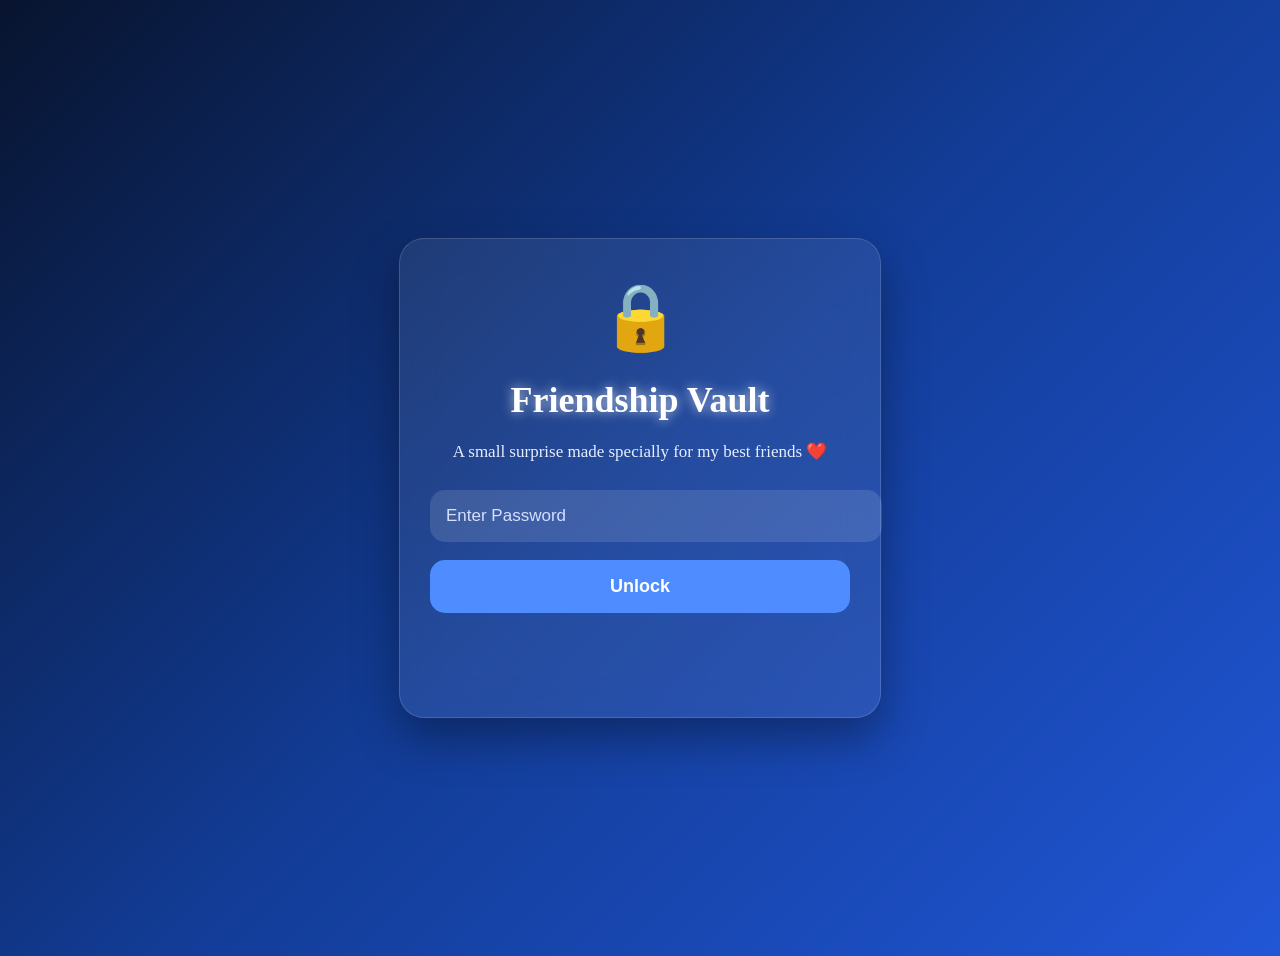
<file: index.html>
<!DOCTYPE html>
<html lang="en">

<head>

<meta charset="UTF-8">

<meta name="viewport" content="width=device-width, initial-scale=1.0">

<title>Friendship Vault</title>

<link rel="stylesheet" href="style.css">

<link href="https://fonts.googleapis.com/css2?family=Poppins:wght@300;400;600;700&display=swap" rel="stylesheet">

</head>
<div id="splash">

<h1>Friendship Vault</h1>

<p>Created by Rajveer ❤️</p>

</div>
<body>

<div class="container">

<div class="box">

<div class="lock">🔒</div>

<h1>Friendship Vault</h1>

<p>
A small surprise made specially
for my best friends ❤️
</p>

<input
type="password"
id="password"
placeholder="Enter Password">

<button onclick="unlock()">

Unlock

</button>

<p id="error"></p>

</div>

</div>

<script src="script.js"></script>

</body>

  </html>
</file>
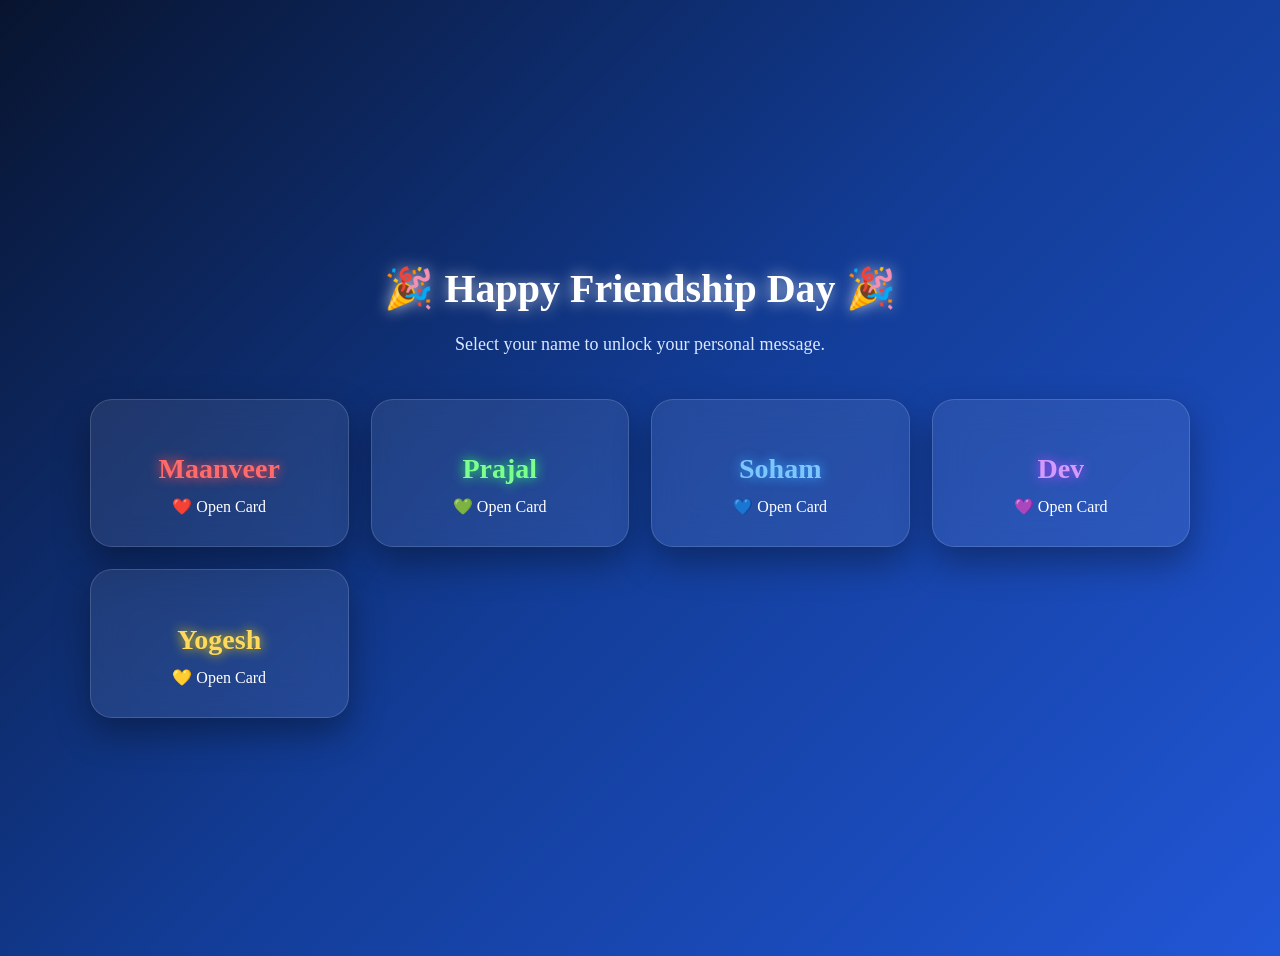
<file: choose.html>
<!DOCTYPE html>
<html lang="en">

<head>

<meta charset="UTF-8">
<meta name="viewport" content="width=device-width, initial-scale=1.0">

<title>Choose Your Card</title>

<link rel="stylesheet" href="style.css">

<link href="https://fonts.googleapis.com/css2?family=Poppins:wght@300;400;600;700&display=swap" rel="stylesheet">

</head>

<body>

<div class="choose-container">

<h1>🎉 Happy Friendship Day 🎉</h1>

<p>Select your name to unlock your personal message.</p>

<div class="cards">

<a href="maanveer.html" class="friend-card red">
<h2>Maanveer</h2>
<span>❤️ Open Card</span>
</a>

<a href="prajal.html" class="friend-card green">
<h2>Prajal</h2>
<span>💚 Open Card</span>
</a>

<a href="soham.html" class="friend-card blue">
<h2>Soham</h2>
<span>💙 Open Card</span>
</a>

<a href="dev.html" class="friend-card purple">
<h2>Dev</h2>
<span>💜 Open Card</span>
</a>

<a href="yogesh.html" class="friend-card gold">
<h2>Yogesh</h2>
<span>💛 Open Card</span>
</a>

</div>

</div>

</body>
</html>
</file>
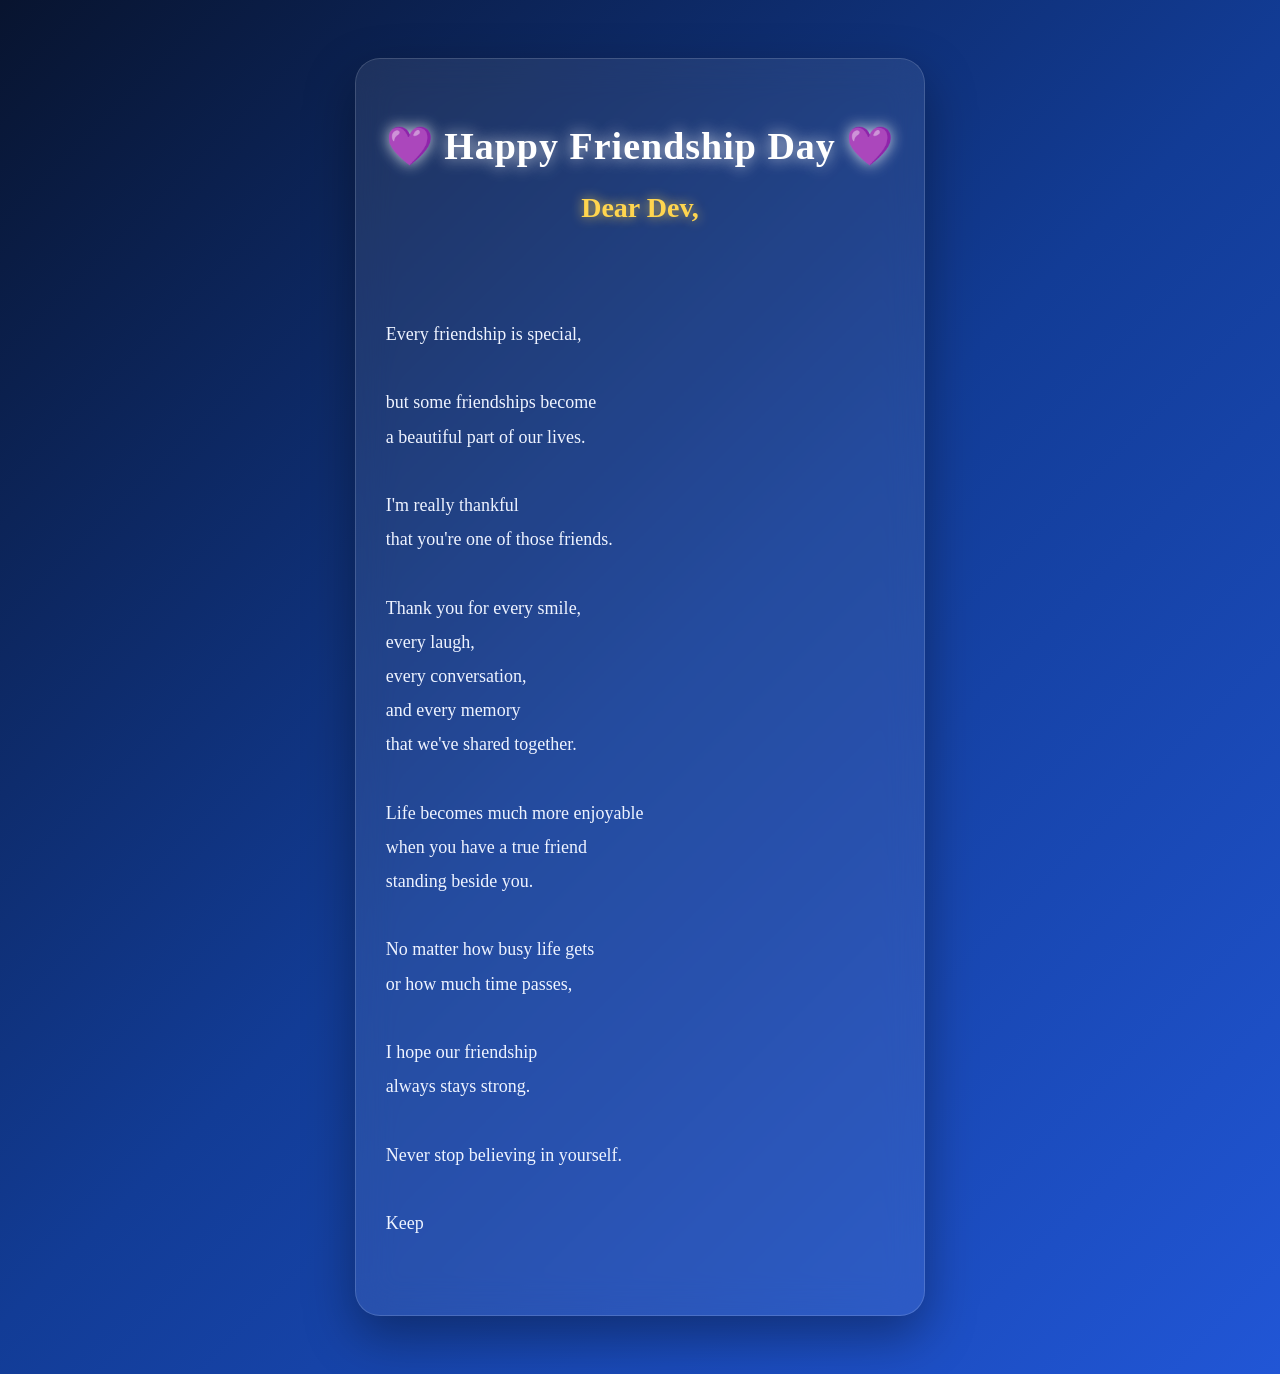
<file: dev.html>
<!DOCTYPE html>
<html lang="en">

<head>

<meta charset="UTF-8">
<meta name="viewport" content="width=device-width, initial-scale=1.0">

<title>For Dev 💜</title>

<link rel="stylesheet" href="style.css">

<link href="https://fonts.googleapis.com/css2?family=Poppins:wght@300;400;600;700&display=swap" rel="stylesheet">

</head>

<body>

<div class="message-container">

<div class="message-card">

<h1>💜 Happy Friendship Day 💜</h1>

<h2>Dear Dev,</h2>

<p>

Every friendship is special,

but some friendships become
a beautiful part of our lives.

I'm really thankful
that you're one of those friends.

Thank you for every smile,
every laugh,
every conversation,
and every memory
that we've shared together.

Life becomes much more enjoyable
when you have a true friend
standing beside you.

No matter how busy life gets
or how much time passes,

I hope our friendship
always stays strong.

Never stop believing in yourself.

Keep
</file>
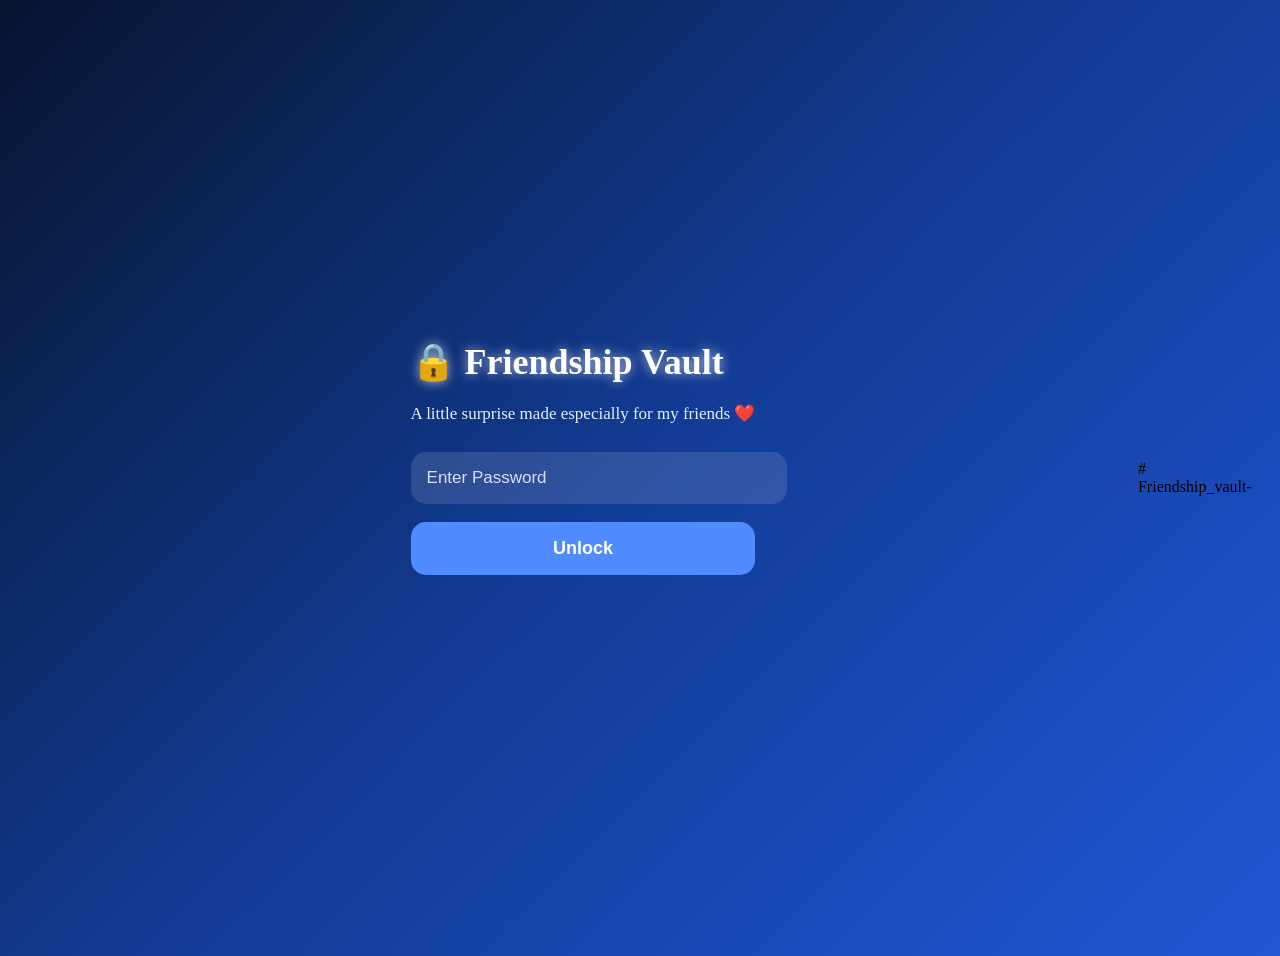
<file: index .html>
<!DOCTYPE html>
<html lang="en">

<head>

<meta charset="UTF-8">

<meta name="viewport" content="width=device-width, initial-scale=1.0">

<title>Friendship Vault</title>

<link rel="preconnect" href="https://fonts.googleapis.com">

<link rel="preconnect" href="https://fonts.gstatic.com" crossorigin>

<link href="https://fonts.googleapis.com/css2?family=Poppins:wght@300;400;500;600;700&display=swap" rel="stylesheet">

<link rel="stylesheet" href="style.css">

</head>

<body>

<div class="background"></div>

<div class="container">

<div class="glass-card">

<h1>🔒 Friendship Vault</h1>

<p class="subtitle">

A little surprise made especially for my friends ❤️

</p>

<input

type="password"

id="password"

placeholder="Enter Password"

autocomplete="off"

>

<button id="unlockBtn">

Unlock

</button>

<p id="error"></p>

</div>

</div>

<script src="script.js"></script>

</body>

  </html># Friendship_vault-
</file>
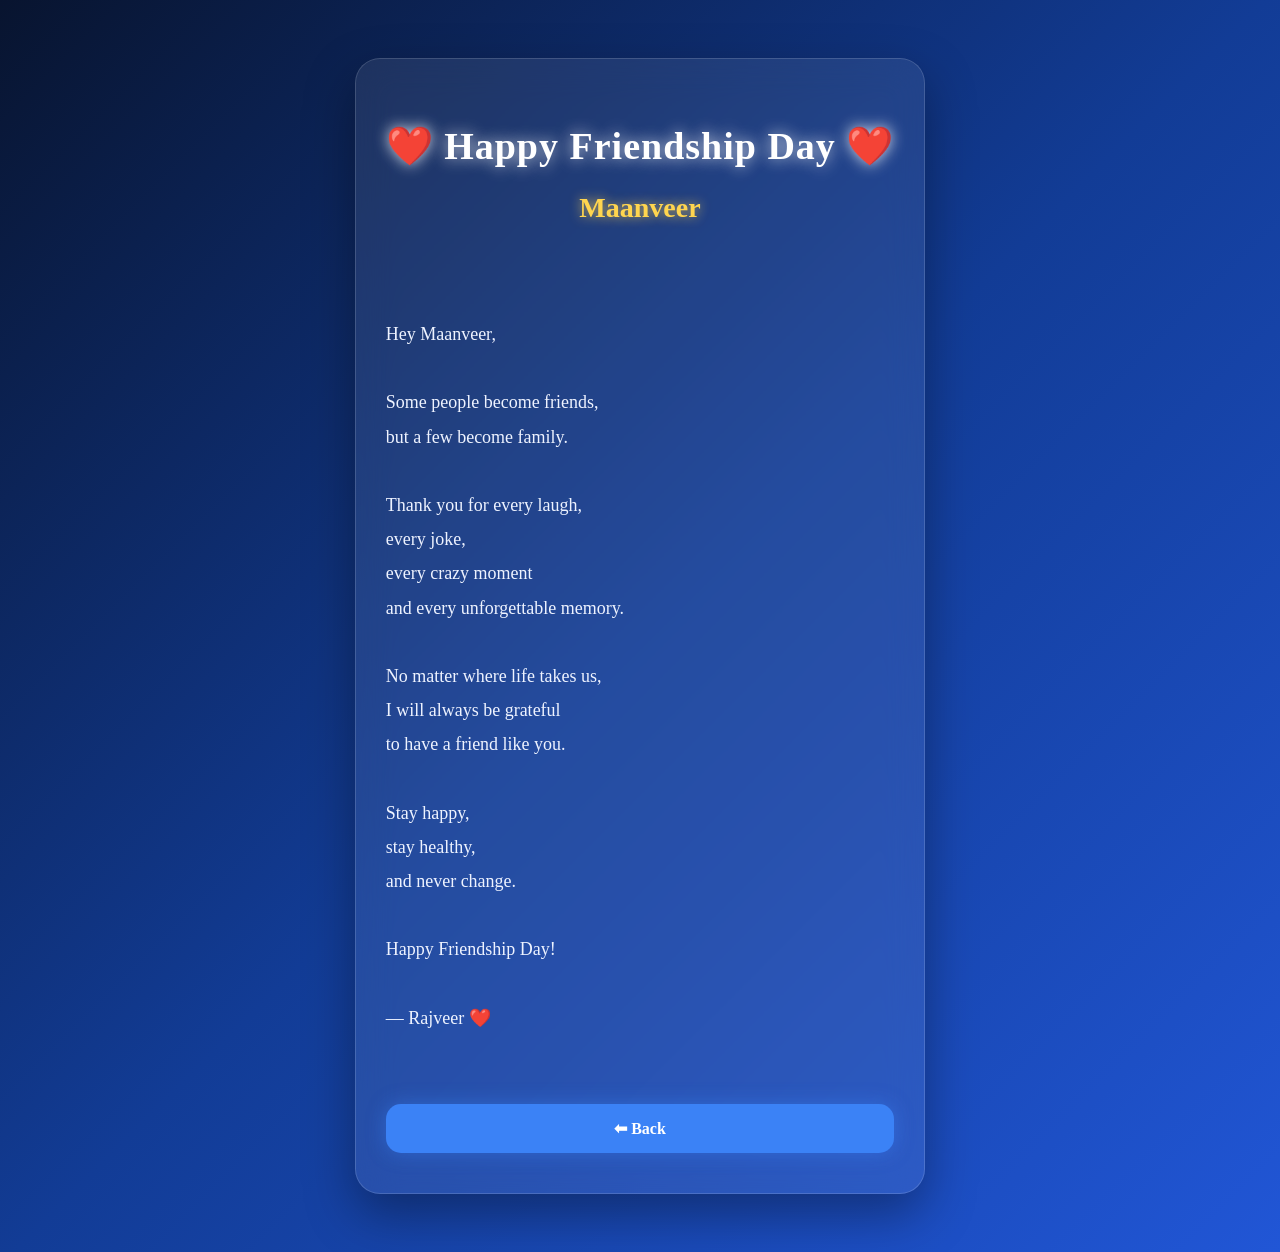
<file: maanveer.html>
<!DOCTYPE html>
<html lang="en">
<head>

<meta charset="UTF-8">
<meta name="viewport" content="width=device-width, initial-scale=1.0">

<title>Maanveer ❤️</title>

<link rel="stylesheet" href="style.css">

<link href="https://fonts.googleapis.com/css2?family=Poppins:wght@300;400;600;700&display=swap" rel="stylesheet">

</head>

<body>

<div class="message-container">

<div class="message-card">

<h1>❤️ Happy Friendship Day ❤️</h1>

<h2>Maanveer</h2>

<p>

Hey Maanveer,

Some people become friends,
but a few become family.

Thank you for every laugh,
every joke,
every crazy moment
and every unforgettable memory.

No matter where life takes us,
I will always be grateful
to have a friend like you.

Stay happy,
stay healthy,
and never change.

Happy Friendship Day!

— Rajveer ❤️

</p>

<a href="choose.html" class="back-button">
⬅ Back
</a>

</div>

</div>

</body>
</html>
</file>
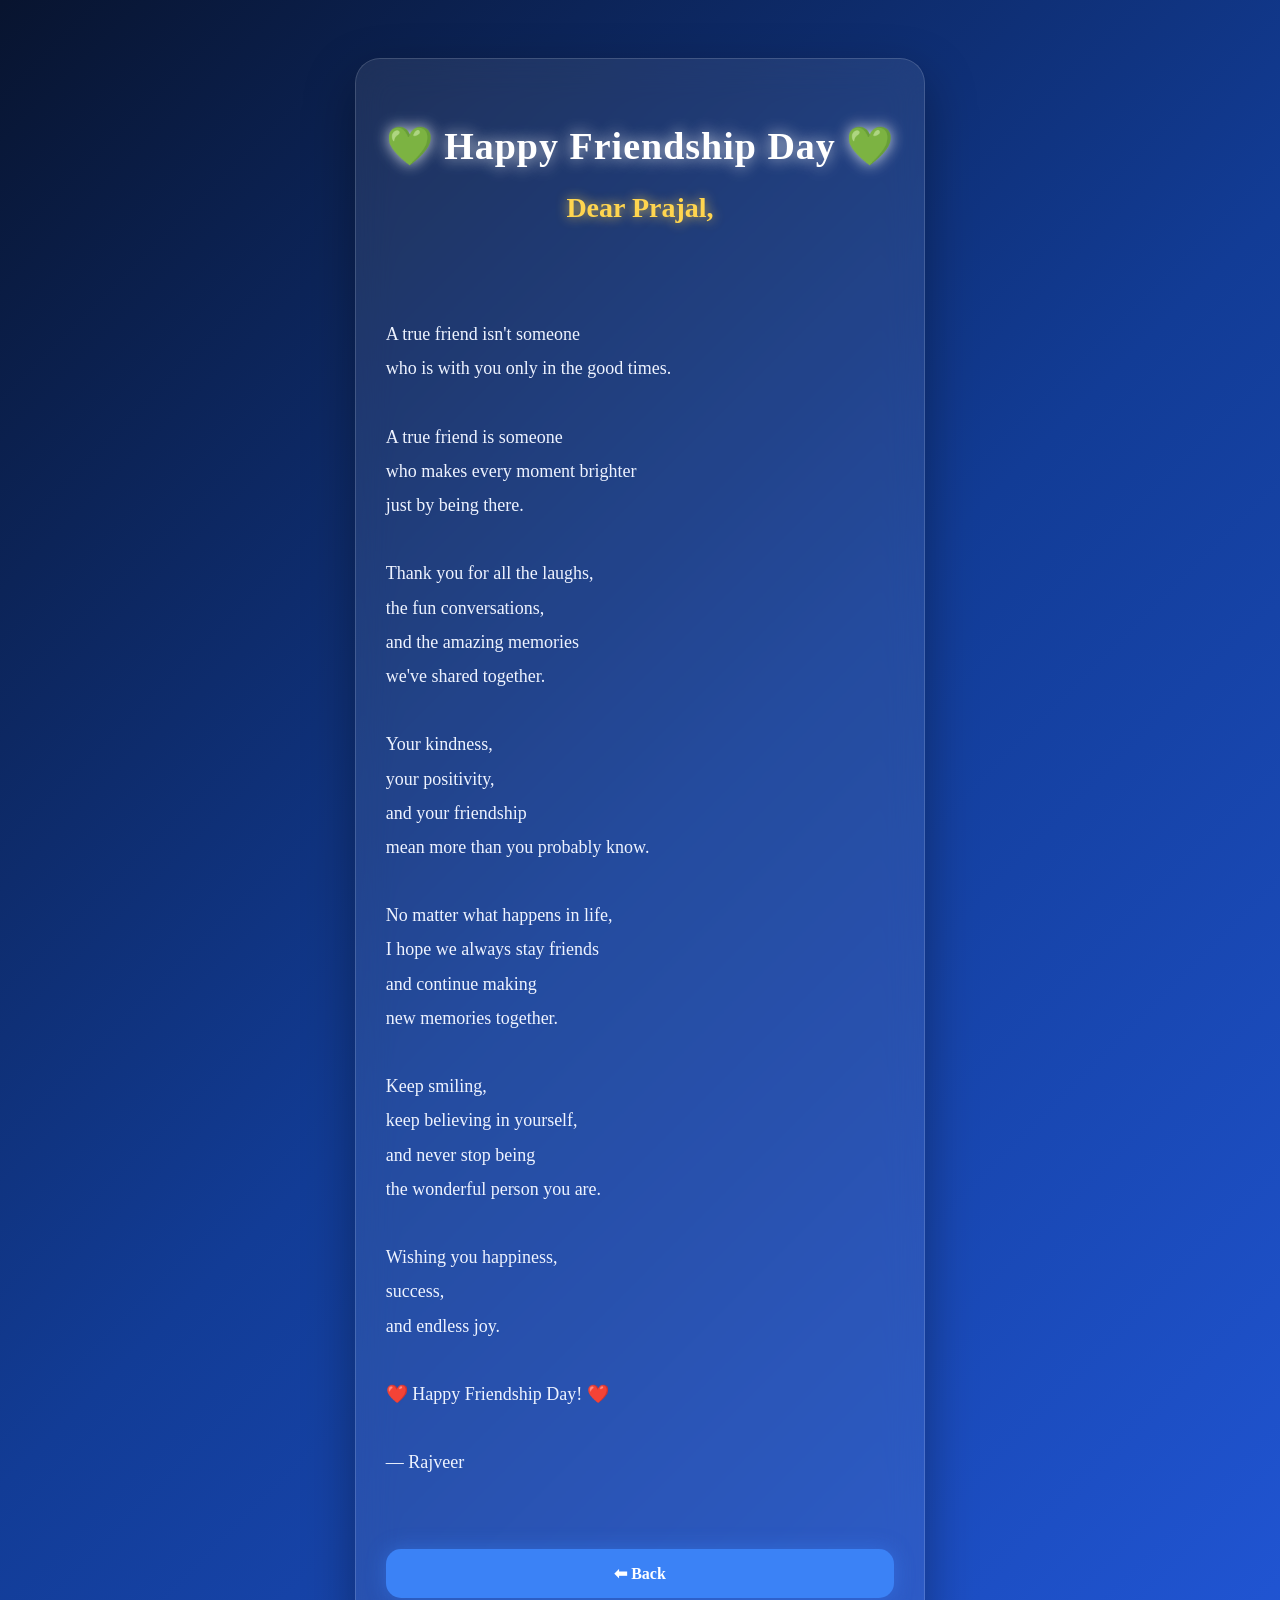
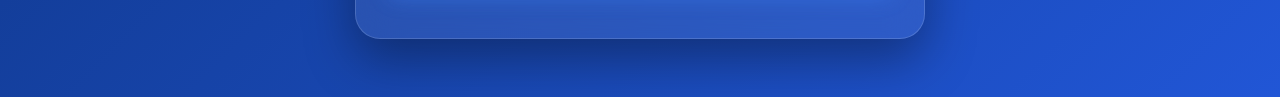
<file: prajal.html>
<!DOCTYPE html>
<html lang="en">

<head>

<meta charset="UTF-8">
<meta name="viewport" content="width=device-width, initial-scale=1.0">

<title>For Prajal 💚</title>

<link rel="stylesheet" href="style.css">

<link href="https://fonts.googleapis.com/css2?family=Poppins:wght@300;400;600;700&display=swap" rel="stylesheet">

</head>

<body>

<div class="message-container">

<div class="message-card">

<h1>💚 Happy Friendship Day 💚</h1>

<h2>Dear Prajal,</h2>

<p>

A true friend isn't someone
who is with you only in the good times.

A true friend is someone
who makes every moment brighter
just by being there.

Thank you for all the laughs,
the fun conversations,
and the amazing memories
we've shared together.

Your kindness,
your positivity,
and your friendship
mean more than you probably know.

No matter what happens in life,
I hope we always stay friends
and continue making
new memories together.

Keep smiling,
keep believing in yourself,
and never stop being
the wonderful person you are.

Wishing you happiness,
success,
and endless joy.

❤️ Happy Friendship Day! ❤️

— Rajveer

</p>

<a href="choose.html" class="back-button">

⬅ Back

</a>

</div>

</div>

</body>

  </html>
</file>
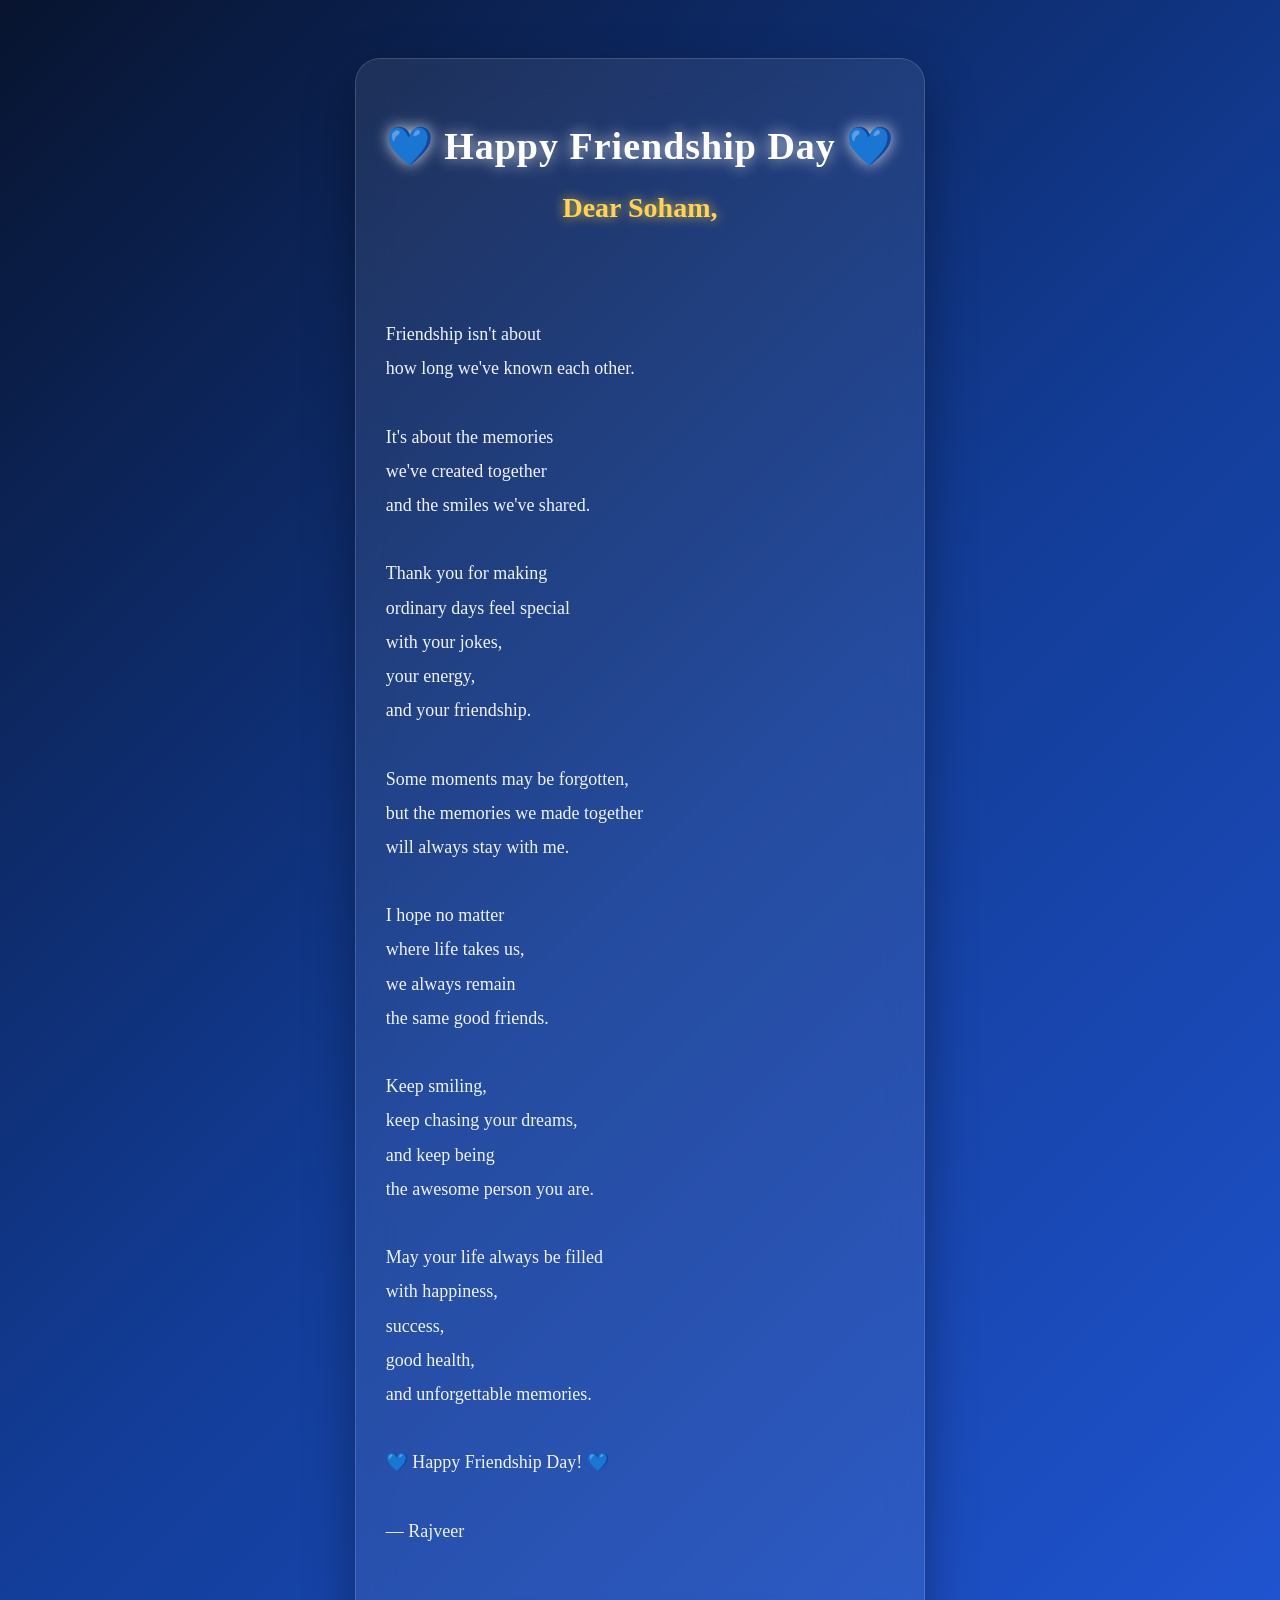
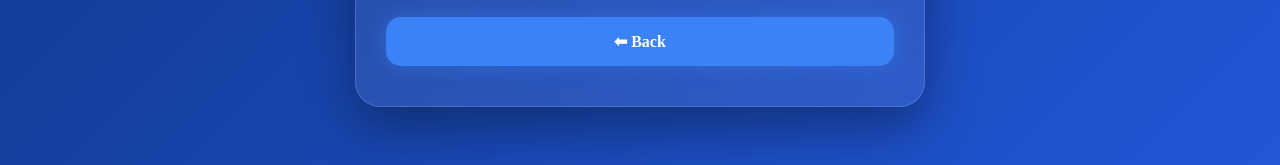
<file: soham.html>
<!DOCTYPE html>
<html lang="en">
<head>

<meta charset="UTF-8">
<meta name="viewport" content="width=device-width, initial-scale=1.0">

<title>For Soham 💙</title>

<link rel="stylesheet" href="style.css">

<link href="https://fonts.googleapis.com/css2?family=Poppins:wght@300;400;600;700&display=swap" rel="stylesheet">

</head>

<body>

<div class="message-container">

<div class="message-card">

<h1>💙 Happy Friendship Day 💙</h1>

<h2>Dear Soham,</h2>

<p>

Friendship isn't about
how long we've known each other.

It's about the memories
we've created together
and the smiles we've shared.

Thank you for making
ordinary days feel special
with your jokes,
your energy,
and your friendship.

Some moments may be forgotten,
but the memories we made together
will always stay with me.

I hope no matter
where life takes us,
we always remain
the same good friends.

Keep smiling,
keep chasing your dreams,
and keep being
the awesome person you are.

May your life always be filled
with happiness,
success,
good health,
and unforgettable memories.

💙 Happy Friendship Day! 💙

— Rajveer

</p>

<a href="choose.html" class="back-button">

⬅ Back

</a>

</div>

</div>

</body>

</html>
</file>
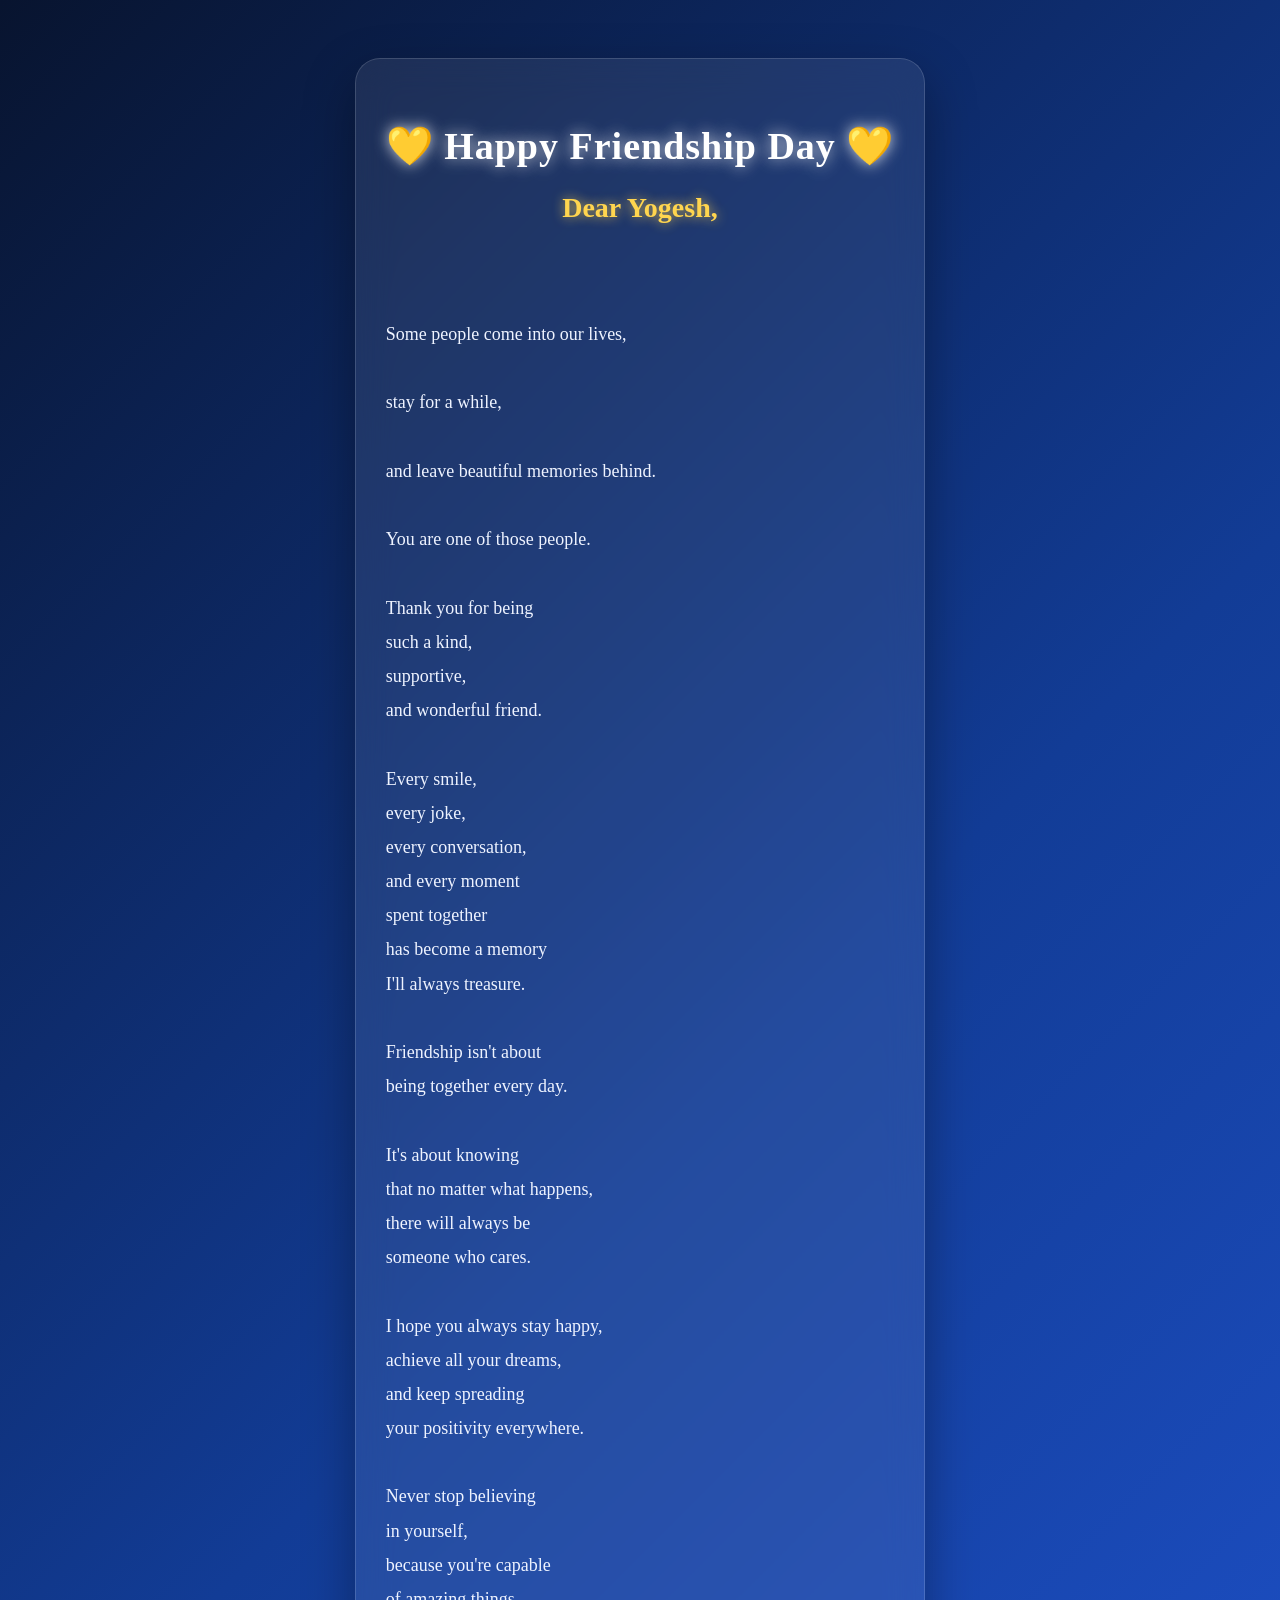
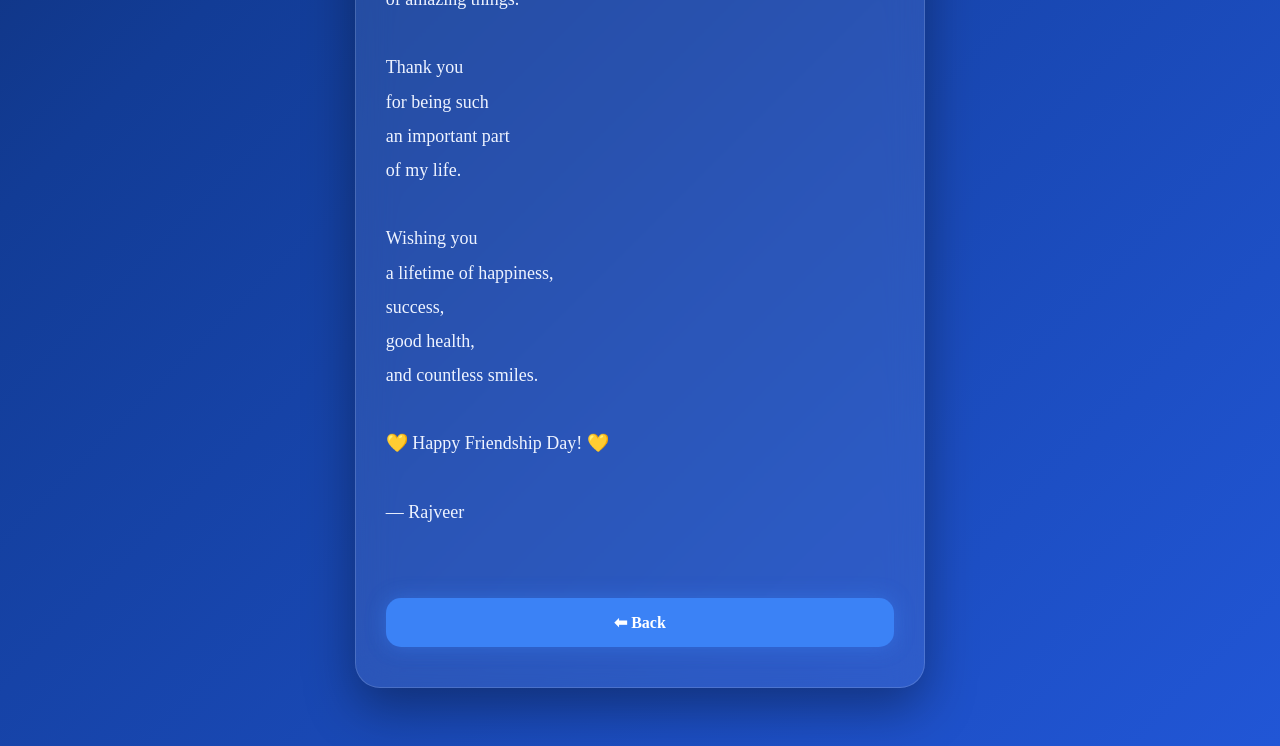
<file: yogesh.html>
<!DOCTYPE html>
<html lang="en">

<head>

<meta charset="UTF-8">
<meta name="viewport" content="width=device-width, initial-scale=1.0">

<title>For Yogesh 💛</title>

<link rel="stylesheet" href="style.css">

<link href="https://fonts.googleapis.com/css2?family=Poppins:wght@300;400;600;700&display=swap" rel="stylesheet">

</head>

<body>

<div class="message-container">

<div class="message-card">

<h1>💛 Happy Friendship Day 💛</h1>

<h2>Dear Yogesh,</h2>

<p>

Some people come into our lives,

stay for a while,

and leave beautiful memories behind.

You are one of those people.

Thank you for being
such a kind,
supportive,
and wonderful friend.

Every smile,
every joke,
every conversation,
and every moment
spent together
has become a memory
I'll always treasure.

Friendship isn't about
being together every day.

It's about knowing
that no matter what happens,
there will always be
someone who cares.

I hope you always stay happy,
achieve all your dreams,
and keep spreading
your positivity everywhere.

Never stop believing
in yourself,
because you're capable
of amazing things.

Thank you
for being such
an important part
of my life.

Wishing you
a lifetime of happiness,
success,
good health,
and countless smiles.

💛 Happy Friendship Day! 💛

— Rajveer

</p>

<a href="choose.html" class="back-button">

⬅ Back

</a>

</div>

</div>

</body>

</html>
</file>
<file: style.css>
.*{
margin:0;
padding:0;
box-sizing:border-box;
font-family:'Poppins',sans-serif;
}

body{
min-height:100vh;
display:flex;
justify-content:center;
align-items:center;
background:linear-gradient(135deg,#08142f,#123c96,#2156d6);
padding:20px;
overflow-x:hidden;
}

.container{
width:100%;
display:flex;
justify-content:center;
align-items:center;
}

.box{
width:100%;
max-width:420px;
background:rgba(255,255,255,0.08);
backdrop-filter:blur(18px);
padding:40px 30px;
border-radius:25px;
text-align:center;
border:1px solid rgba(255,255,255,.15);
box-shadow:0 20px 45px rgba(0,0,0,.35);
animation:fade .8s ease;
}

.lock{
font-size:65px;
margin-bottom:15px;
}

h1{
font-size:36px;
font-weight:700;
color:#ffffff;
text-shadow:0 0 12px rgba(255,255,255,.7);
margin-bottom:15px;
}

p{
font-size:17px;
line-height:1.6;
color:#e6efff;
margin-bottom:25px;
}

input{
width:100%;
padding:16px;
font-size:17px;
border:none;
outline:none;
border-radius:15px;
background:rgba(255,255,255,.12);
color:white;
margin-bottom:18px;
}

input::placeholder{
color:#d6dfff;
}

button{
width:100%;
padding:16px;
font-size:18px;
font-weight:600;
border:none;
border-radius:15px;
background:#4f8cff;
color:white;
cursor:pointer;
transition:.3s;
}

button:hover{
background:#2e6fff;
transform:scale(1.03);
}

#error{
margin-top:15px;
font-weight:600;
color:#ffbcbc;
min-height:24px;
}

@keyframes fade{
from{
opacity:0;
transform:translateY(25px);
}
to{
opacity:1;
transform:translateY(0);
}
}

@media(max-width:600px){

.box{
padding:30px 22px;
}

h1{
font-size:30px;
}

p{
font-size:15px;
}

  }
/* ===========================
   CHOOSE PAGE
=========================== */

.choose-container{
width:100%;
max-width:1100px;
margin:auto;
padding:40px 20px;
text-align:center;
}

.choose-container h1{
font-size:40px;
color:#ffffff;
text-shadow:0 0 15px rgba(255,255,255,.7);
margin-bottom:10px;
}

.choose-container p{
color:#dbe7ff;
font-size:18px;
margin-bottom:40px;
}

.cards{
display:grid;
grid-template-columns:repeat(auto-fit,minmax(240px,1fr));
gap:22px;
}

.friend-card{
text-decoration:none;
background:rgba(255,255,255,.08);
backdrop-filter:blur(18px);
border-radius:22px;
padding:30px 20px;
border:1px solid rgba(255,255,255,.15);
transition:.35s;
box-shadow:0 15px 35px rgba(0,0,0,.35);
}

.friend-card:hover{
transform:translateY(-8px) scale(1.03);
}

.friend-card h2{
font-size:28px;
font-weight:700;
margin-bottom:12px;
}

.friend-card span{
font-size:16px;
color:#ffffff;
}

/* Individual Name Colors */

.red h2{
color:#ff6b6b;
text-shadow:0 0 12px #ff4d4d;
}

.green h2{
color:#7dff8f;
text-shadow:0 0 12px #33ff66;
}

.blue h2{
color:#7cc7ff;
text-shadow:0 0 12px #3ea6ff;
}

.purple h2{
color:#d39bff;
text-shadow:0 0 12px #b84dff;
}

.gold h2{
color:#ffd95c;
text-shadow:0 0 12px #ffd700;
}

@media(max-width:700px){

.choose-container h1{
font-size:30px;
}

.cards{
grid-template-columns:1fr;
}

.friend-card{
padding:24px;
}

.friend-card h2{
font-size:24px;
}

  }
/* ===========================
   FRIEND MESSAGE PAGE
=========================== */

.message-container{
min-height:100vh;
display:flex;
justify-content:center;
align-items:center;
padding:30px 15px;
}

.message-card{

width:100%;
max-width:750px;

background:rgba(255,255,255,.08);

backdrop-filter:blur(18px);

border:1px solid rgba(255,255,255,.15);

border-radius:25px;

padding:40px 30px;

box-shadow:0 20px 50px rgba(0,0,0,.35);

animation:fadeCard .8s ease;

}

.message-card h1{

text-align:center;

font-size:38px;

color:#ffffff;

margin-bottom:10px;

text-shadow:0 0 15px rgba(255,255,255,.8);

}

.message-card h2{

text-align:center;

font-size:28px;

color:#ffd54f;

margin-bottom:25px;

}

.message-card p{

white-space:pre-line;

font-size:18px;

line-height:1.9;

color:#eef3ff;

margin-bottom:35px;

}

.back-button{

display:block;

text-align:center;

text-decoration:none;

padding:15px;

background:#3b82f6;

color:white;

font-weight:600;

border-radius:15px;

transition:.3s;

}

.back-button:hover{

background:#2563eb;

transform:scale(1.03);

}

@keyframes fadeCard{

from{

opacity:0;

transform:translateY(25px);

}

to{

opacity:1;

transform:translateY(0);

}

}

@media(max-width:768px){

.message-card{

padding:25px 20px;

}

.message-card h1{

font-size:30px;

}

.message-card h2{

font-size:24px;

}

.message-card p{

font-size:16px;

line-height:1.8;

}

                      }
/* ===========================
   PREMIUM FINISH
=========================== */

.message-card{
position:relative;
overflow:hidden;
}

.message-card::before{

content:"";

position:absolute;

top:0;
left:-100%;

width:100%;
height:4px;

background:linear-gradient(90deg,#ff4d6d,#ffd54f,#4ade80,#3b82f6,#a855f7);

animation:borderGlow 5s linear infinite;

}

@keyframes borderGlow{

0%{
left:-100%;
}

100%{
left:100%;
}

}

.message-card:hover{

transform:translateY(-6px);

transition:.35s;

box-shadow:0 25px 60px rgba(0,0,0,.45);

}

.message-card h1{

letter-spacing:1px;

}

.message-card h2{

text-shadow:0 0 12px rgba(255,213,79,.8);

}

.back-button{

margin-top:10px;

box-shadow:0 0 20px rgba(59,130,246,.45);

}

.back-button:hover{

box-shadow:0 0 30px rgba(59,130,246,.8);

}

::selection{

background:#3b82f6;

color:white;

  }
/* Smooth Animations */

.friend-card,
.message-card,
.box{

transition:.35s;

}

.friend-card:hover{

transform:translateY(-8px);

}

.message-card:hover{

transform:scale(1.01);

}

.box:hover{

transform:scale(1.02);

}

button:active{

transform:scale(.96);

}

.back-button:active{

transform:scale(.96);

  }
/* Splash Screen */

#splash{
position:fixed;
top:0;
left:0;
width:100%;
height:100%;
background:#08142f;
display:flex;
flex-direction:column;
justify-content:center;
align-items:center;
z-index:9999;
animation:hideSplash .8s ease forwards;
animation-delay:2s;
}

#splash h1{
font-size:42px;
color:white;
margin-bottom:10px;
}

#splash p{
font-size:18px;
color:#bcd2ff;
}

@keyframes hideSplash{

to{

opacity:0;
visibility:hidden;

}

  }
</file>
